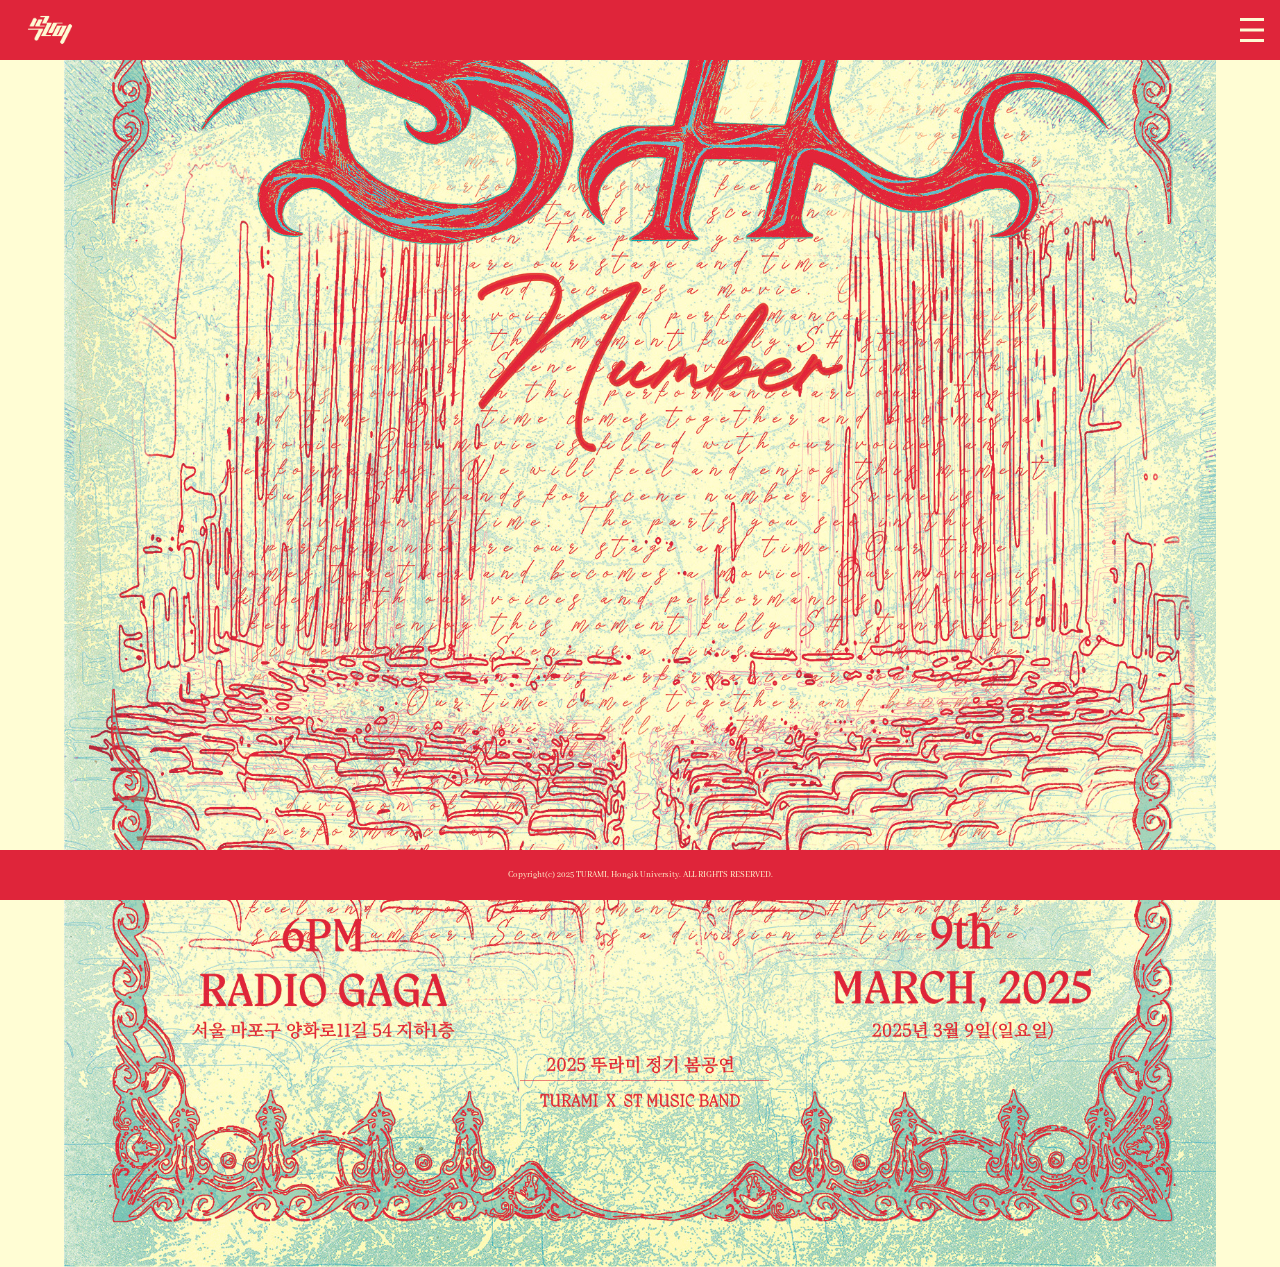
<file: index.html>
<!doctype html>
<html lang="en">
  <head>
    <meta charset="utf-8">
    <meta name="viewport" content="width=device-width, initial-scale=1">

    <link href="https://cdn.jsdelivr.net/npm/bootstrap@5.1.3/dist/css/bootstrap.min.css" rel="stylesheet" integrity="sha384-1BmE4kWBq78iYhFldvKuhfTAU6auU8tT94WrHftjDbrCEXSU1oBoqyl2QvZ6jIW3" crossorigin="anonymous">
    <link href="main.css" rel="stylesheet">
    <title>2025 Spring TURAMI</title>
  </head>

  <body>

    <header>
      <span class="header-title">
        <img src="./images/turami.png" id="turami-logo">
      </span>
      <button class="navbar-toggler" type="button">
        <img src="./images/hamburger.png" id="ham-icon"></img>
      </button>
    </header> 
    <!-- <div id="navbar-placeholder"></div> -->
    <nav class="navbar">
      <div class="nav-container">
        <img onclick="document.getElementsByClassName('navbar')[0].style.display='none';" src="./images/X_menu.png" id="x-icon">
        <a href="./html/about.html" class="nav-item">ABOUT</a>
        <a href="./html/setlist.html" class="nav-item">SETLIST</a>
        <a href="./html/members.html" class="nav-item">MEMBERS</a>
        <a href="./html/ticket.html" class="nav-item">TICKET</a>
        <div class="nav-emoji-container" >
          <a href="https://www.youtube.com/@hongik_TURAMI" class="nav-icon" id="youtube">
            <img src="./images/Youtube.png">
          </a>
          <a href="https://www.instagram.com/turami_hongik/" class="nav-icon" id="instagram">
            <img src="./images/Instagram.png">
          </a>
          <a href="index.html" class="nav-icon" id="backhome">
            <img src="./images/Home.png">
          </a>
        </div>
      </div> 
    </nav> 

    <main>

    </main>

    <script>
      document.getElementsByClassName('navbar-toggler')
      [0].addEventListener('click', function(){ // class="navbar-toggle" 버튼을 클릭하면
          // 여기 코드를 실행해줘
        console.log("Pressed")
        document.getElementsByClassName('navbar')[0].style.display='flex';
      })
      </script>

    <img src="./images/poster.jpg" id="poster">
    <footer>
      <p>Copyright(c) 2025 TURAMI, Hongik University. ALL RIGHTS RESERVED.</p>
    </footer>
    
    <script src="https://cdn.jsdelivr.net/npm/bootstrap@5.1.3/dist/js/bootstrap.bundle.min.js" integrity="sha384-ka7Sk0Gln4gmtz2MlQnikT1wXgYsOg+OMhuP+IlRH9sENBO0LRn5q+8nbTov4+1p" crossorigin="anonymous"></script>
  </body>
</html>
</file>
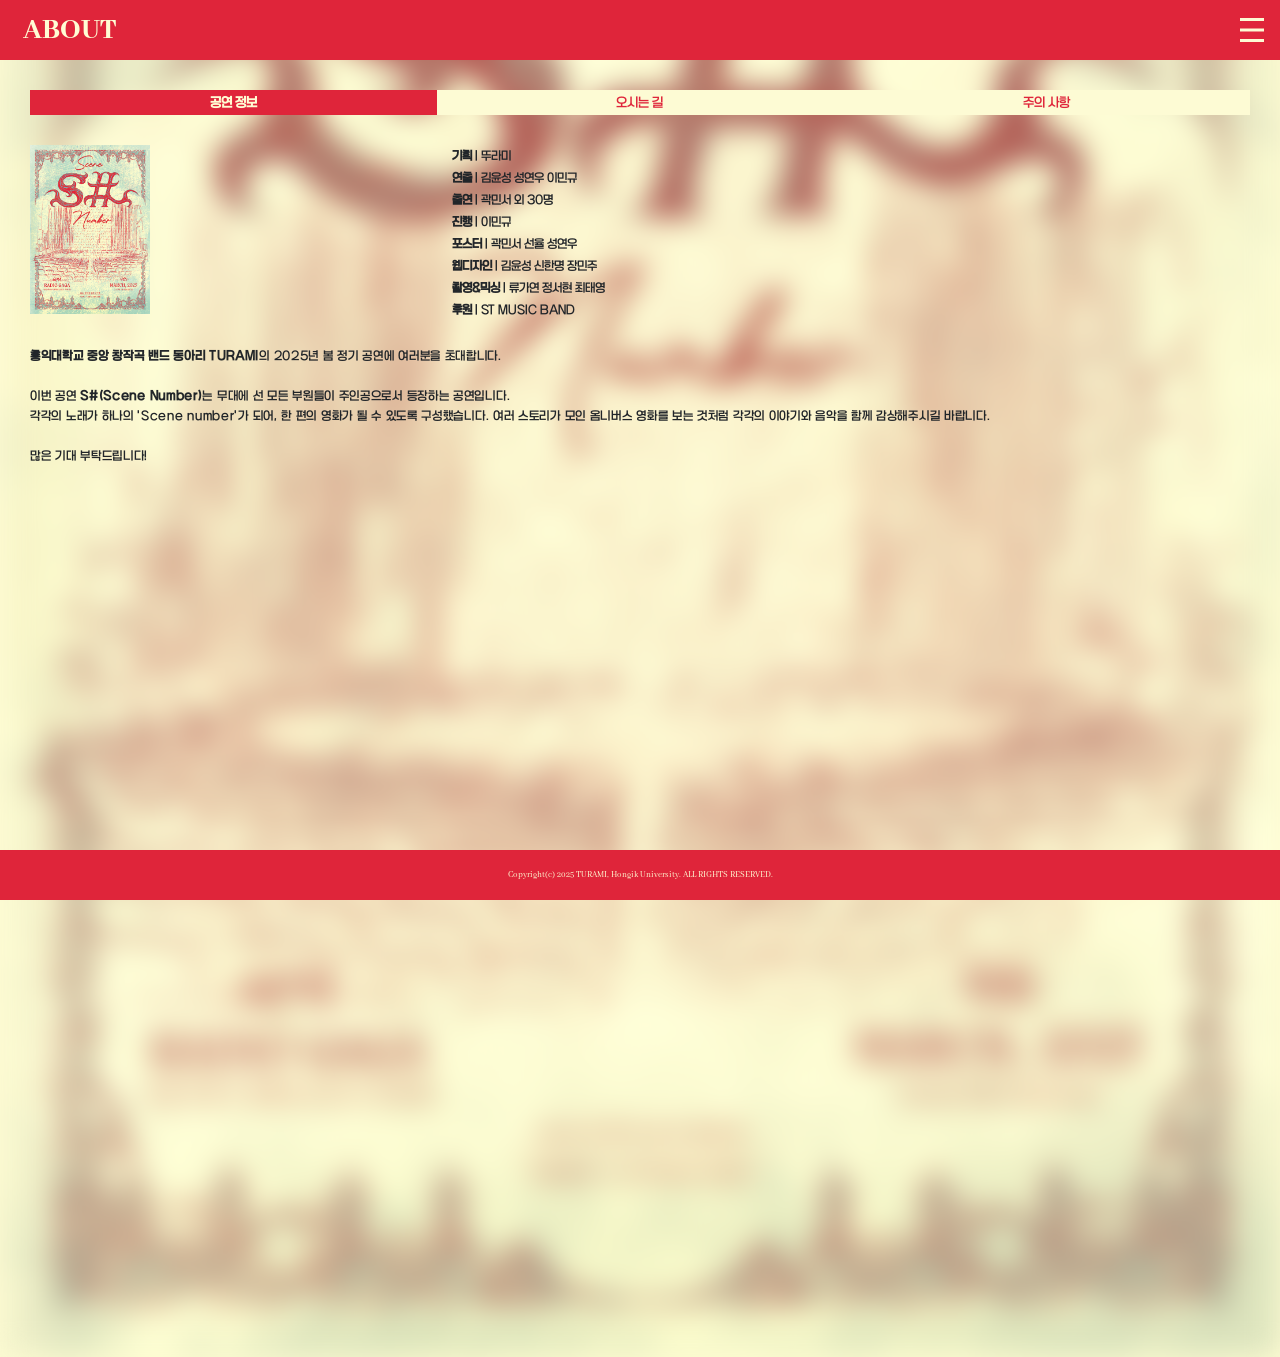
<file: html/about.html>
<!doctype html>
<html lang="en">
  <head>
    <meta charset="utf-8">
    <meta name="viewport" content="width=device-width, initial-scale=1">

    <link href="https://cdn.jsdelivr.net/npm/bootstrap@5.1.3/dist/css/bootstrap.min.css" rel="stylesheet" integrity="sha384-1BmE4kWBq78iYhFldvKuhfTAU6auU8tT94WrHftjDbrCEXSU1oBoqyl2QvZ6jIW3" crossorigin="anonymous">
    <link href="../main.css" rel="stylesheet">
    <link href="../css/about.css" rel="stylesheet">

    <title>2025 Spring TURAMI</title>
  </head>

  <body>

    <header>
      <span class="header-title">
        <span>ABOUT</span>
      </span>
      <button class="navbar-toggler" type="button">
        <img src="../images/hamburger.png" id="ham-icon"></img>
      </button>
    </header> 
    <nav class="navbar">
      <div class="nav-container">
        <img onclick="document.getElementsByClassName('navbar')[0].style.display='none';" src="../images/X_menu.png" id="x-icon">
        <a href="about.html" class="nav-item">ABOUT</a>
        <a href="setlist.html" class="nav-item">SETLIST</a>
        <a href="members.html" class="nav-item">MEMBERS</a>
        <a href="ticket.html" class="nav-item">TICKET</a>
        <div class="nav-emoji-container" >
          <a href="https://www.youtube.com/@hongik_TURAMI" class="nav-icon" id="youtube">
            <img src="../images/Youtube.png">
          </a>
          <a href="https://www.instagram.com/turami_hongik/" class="nav-icon" id="instagram">
            <img src="../images/Instagram.png">
          </a>
          <a href="../index.html" class="nav-icon" id="backhome">
            <img src="../images/Home.png">
          </a>
        </div>
      </div> 
    </nav> 
    
    <main>
      <!-- 📌 탭 메뉴 -->
      <div class="tab-menu">
        <button class="tab-button active" data-tab="info">공연 정보</button>
        <button class="tab-button" data-tab="location">오시는 길</button>
        <button class="tab-button" data-tab="notice">주의 사항</button>
      </div>

      <!-- 📌 탭 내용 -->
      <div class="tab-content">

        <div class="tab-pane active" id="info">
          <div class="content1">
            <img src="../images/poster.jpg" id="tab-poster">
            <div class="info-text1">
              <p><strong>기획</strong> | 뚜라미</p>
              <p><strong>연출</strong> | 김윤성 성연우 이민규</p>
              <p><strong>출연</strong> | 곽민서 외 30명</p>
              <p><strong>진행</strong> | 이민규</p>
              <p><strong>포스터</strong> | 곽민서 선율 성연우</p>
              <p><strong>웹디자인</strong> | 김윤성 신한명 장민주</p>
              <p><strong>촬영&믹싱</strong> | 류가연 정서현 최태영</p>
              <p><strong>후원</strong> | ST MUSIC BAND</p>
            </div>
          </div> 
          <div class="content1-1">
            <strong>홍익대학교 중앙 창작곡 밴드 동아리 TURAMI</strong>의 2025년 봄 정기 공연에 여러분을 초대합니다. <br><br>

            이번 공연 <strong>S#(Scene Number)</strong>는 무대에 선 모든 부원들이 주인공으로서 등장하는 공연입니다.<br>
            각각의 노래가 하나의 ‘Scene number’가 되어, 한 편의 영화가 될 수 있도록 구성했습니다. 여러 스토리가 모인 옴니버스 영화를 보는 것처럼 각각의 이야기와 음악을 함께 감상해주시길 바랍니다.<br><br>

            많은 기대 부탁드립니다!
          </div> 
        </div>

        <div class="tab-pane" id="location">
          <div class="content2">
            <div class="info-text2">
              합정 라디오가가<br>(서울 마포구 양화로11길 54 지하1층)
            </div>
            <img src="../images/map.png" id="radio-map">
            <div class="content2-1">
              일시 | 3월 9일 일요일 오후 6시<br>
              장소 | 합정 라디오가가 라이브홀<br>
            </div> 
          </div>  
        </div>

        <div class="tab-pane" id="notice">
          <div class="content3">
            1. 공연장 질서 유지<br>
            관람객들의 안전과 질서유지를 위하여 인터미션을 제외한 공연 시간중에는 좌석 이동을 자제하여 주시기 바랍니다. 공연장 안내인원의 안내에 적극적으로 참여해주시기 바랍니다.
            <br><br>
            2. 공연장 내 흡연 및 음주 금지<br>
            공연장 내 흡연행위 및 음주행위는 엄격하게 금지되어 있습니다. 흡연은 공연장 외부에서 해주세요.
            <br><br>
            3. 교통 안내<br>
            공연장에 별도의 주차 공간이 마련되어 있지 않습니다. 자차 이용시 공연장 주변의 교통혼잡이 예상되니 가급적 대중교통 이용을 권장드립니다.
            <br><br>
            📌  공연대표자 비상 연락망<br>
            신한영 : 010-4534-3216 *회장<br>
            김리율 : 010-2490-4649 *부회장<br>
            김윤성 : 010-3484-4665 *연출<br>
            성연우 : 010-8855-1968 *연출<br>
            이민규 : 010-5918-5967 *연출<br>
          </div>  
        </div>
      </div>
    </main>


    <img src="../images/poster.jpg" id="blur-poster">
    <footer>
      <p>Copyright(c) 2025 TURAMI, Hongik University. ALL RIGHTS RESERVED.</p>
    </footer>
    

    

    <script>
      // hamburger 버튼 누르기
      document.getElementsByClassName('navbar-toggler')
      [0].addEventListener('click', function(){ 
        console.log("Pressed")
        document.getElementsByClassName('navbar')[0].style.display='flex';
      })

      // 탭 기능 추가
      document.querySelectorAll('.tab-button').forEach(button => {
        button.addEventListener('click', function() {
          document.querySelectorAll('.tab-button').forEach(btn => btn.classList.remove('active'));
          document.querySelectorAll('.tab-pane').forEach(tab => tab.classList.remove('active'));

        this.classList.add('active');
        document.getElementById(this.dataset.tab).classList.add('active');
        });
      });
    </script>

    <script src="https://cdn.jsdelivr.net/npm/bootstrap@5.1.3/dist/js/bootstrap.bundle.min.js" integrity="sha384-ka7Sk0Gln4gmtz2MlQnikT1wXgYsOg+OMhuP+IlRH9sENBO0LRn5q+8nbTov4+1p" crossorigin="anonymous"></script>
  </body>
</html>
</file>
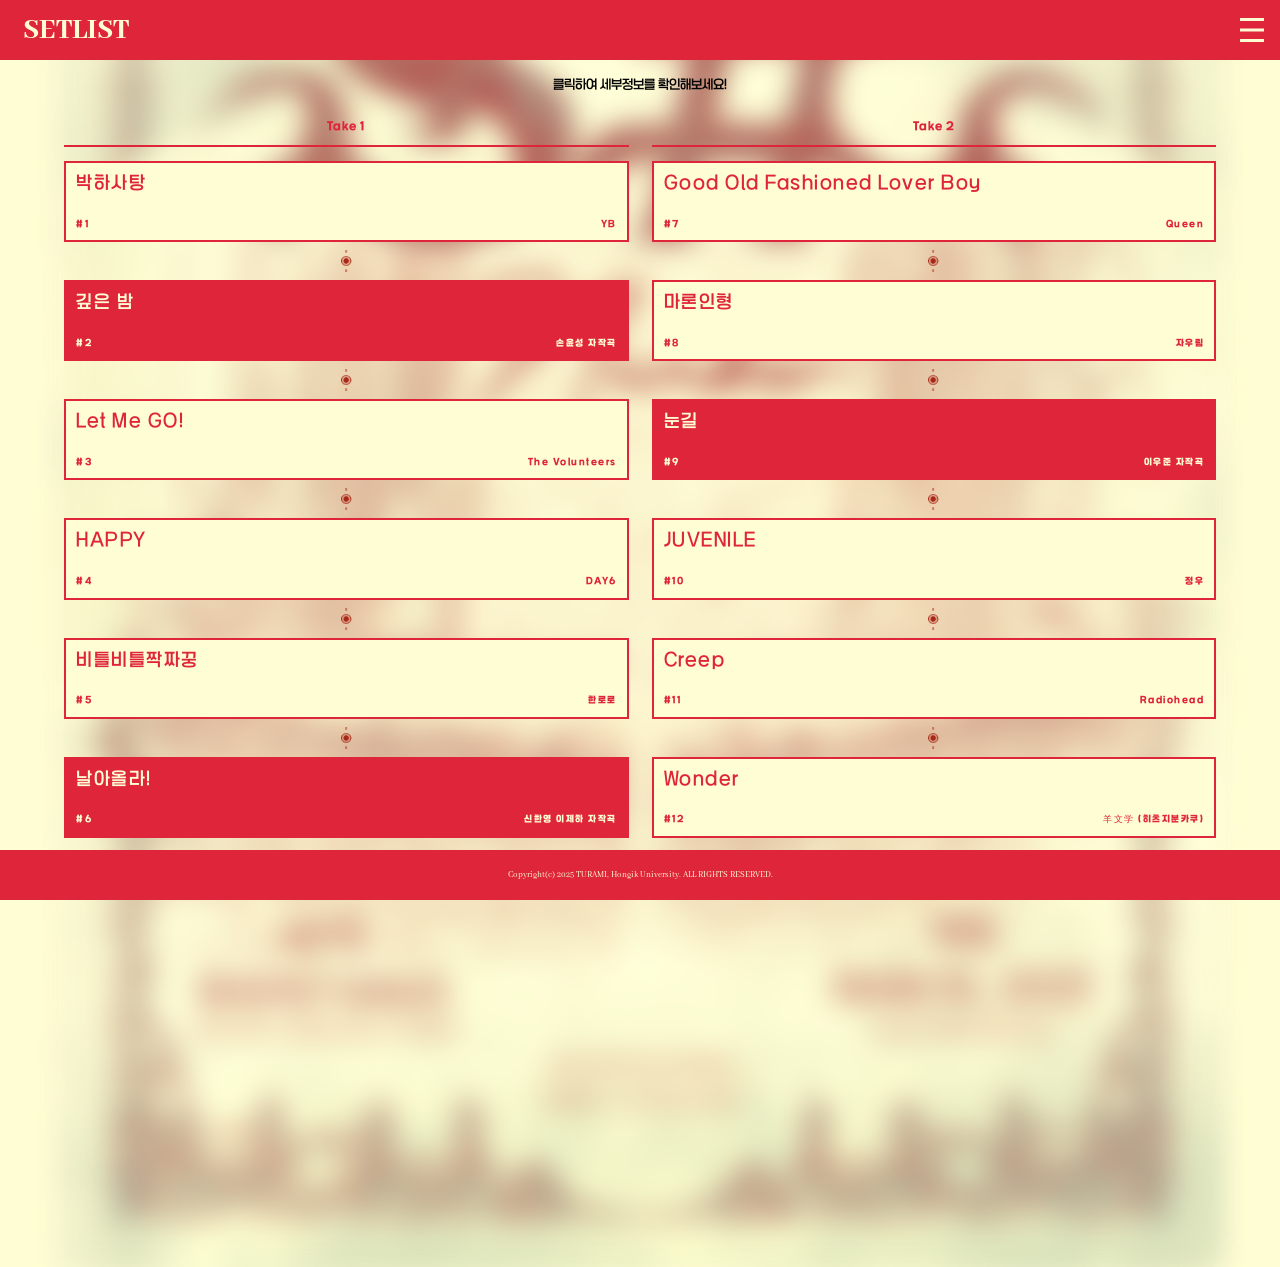
<file: html/setlist.html>
<!doctype html>
<html lang="en">
  <head>
    <meta charset="utf-8">
    <meta name="viewport" content="width=device-width, initial-scale=1">

    <link href="https://cdn.jsdelivr.net/npm/bootstrap@5.1.3/dist/css/bootstrap.min.css" rel="stylesheet" integrity="sha384-1BmE4kWBq78iYhFldvKuhfTAU6auU8tT94WrHftjDbrCEXSU1oBoqyl2QvZ6jIW3" crossorigin="anonymous">
    <link href="../main.css" rel="stylesheet">
    <link href="../css/setlist.css" rel="stylesheet">

    <title>2025 Spring TURAMI</title>
  </head>

  <body>

    <header>
      <span class="header-title">
        <span>SETLIST</span>
      </span>
      <button class="navbar-toggler" type="button">
        <img src="../images/hamburger.png" id="ham-icon"></img>
      </button>
    </header> 
    <nav class="navbar">
      <div class="nav-container">
        <img onclick="document.getElementsByClassName('navbar')[0].style.display='none';" src="../images/X_menu.png" id="x-icon">
        <a href="about.html" class="nav-item">ABOUT</a>
        <a href="setlist.html" class="nav-item">SETLIST</a>
        <a href="members.html" class="nav-item">MEMBERS</a>
        <a href="ticket.html" class="nav-item">TICKET</a>
        <div class="nav-emoji-container" >
          <a href="https://www.youtube.com/@hongik_TURAMI" class="nav-icon" id="youtube">
            <img src="../images/Youtube.png">
          </a>
          <a href="https://www.instagram.com/turami_hongik/" class="nav-icon" id="instagram">
            <img src="../images/Instagram.png">
          </a>
          <a href="../index.html" class="nav-icon" id="backhome">
            <img src="../images/Home.png">
          </a>
        </div>
      </div> 
    </nav> 
    
    <main>
      <p class="setlist-description">
        클릭하여 세부정보를 확인해보세요!
      </p>
    
      <div class="setlist-container">
        <!-- Take 1 -->
        <div class="setlist-column">
          <h2 class="setlist-take">Take 1</h2>
          <div class="setlist-item"
            data-title="박하사탕" 
            data-meta="원곡 | YB<br>
            V 곽민서 김준기 G 정대현 유수민 B 유진 D 최민석"
            data-lyrics="떠나려 하네 저 강물 따라서<br>
            돌아가고파 순수했던 시절<br>
            끝나지 않은 더러운 내 삶의<br>
            보이는 것은 얼룩진 추억 속의 나<br><br>
            고통의 시간만 보낸 뒤에는<br>
            텅 빈 하늘만이 아름다웠네<br>
            그 하늘마저 희미해지고<br>
            내 갈 곳은 다시 못 올 그곳뿐이야<br><br>
            열어줘 제발 다시 한 번만<br>
            두려움에 떨고 있어<br>
            열어줘 제발 다시 한 번만<br><br>
            단 한 번만이라도<br>
            나 돌아갈래 어릴 적 꿈에<br>
            나 돌아갈래 그곳으로<br><br>
            남아있는 건 아무것도 없어<br>
            그 시간들도 다시 오진 않아<br>
            어지러워 눈을 감고 싶어<br>
            내 갈 곳은 다시 못 올 그곳뿐이야<br><br>
            열어줘 제발 다시 한 번만<br>
            두려움에 떨고 있어<br>
            열어줘 제발 다시 한 번만<br><br>
            단 한 번만이라도<br>
            나 돌아갈래 어릴 적 꿈에<br>
            나 돌아갈래 그곳으로<br>
            나 돌아갈래 어릴 적 꿈에<br>
            나 돌아갈래 그곳으로<br>
            나 돌아갈래 어릴 적 꿈에<br>
            나 돌아갈래 그곳으로<br>">
            <h3 class="song-title">박하사탕</h3>
            <div class="song-info">
              <p class="song-number">#1</p>
              <p class="song-artist">YB</p>
            </div>
          </div>          
          <div class="setlist-item jajak"
            data-title="깊은 밤" 
            data-meta="작곡작사 | 손윤성<br>
            V 방민서 G 정대현 B 김리율 D 최민석"
            data-lyrics="깊은 밤<br>
            보름달이 높이 뜨던 날<br>
            할 일 없이 길을 거닐다<br>
            굴러가는 농구공 하나<br>
            그대 발치에 멈춰서<br>
            난 그댈 보고 숨이 멎는다<br>
            그댈 보고 숨이 멎는다<br><br>
        
            깊은 밤<br>
            보름달이 높이 뜨던 날<br>
            할 일 없이 길을 거닐다<br>
            굴러가는 농구공 하나<br>
            그대 발치에 멈춰서<br>
            난 그댈 보고 숨이 멎는다<br>
            그댈 보고 숨이 멎는다">            
            <h3 class="song-title">깊은 밤</h3>
            <div class="song-info">
              <p class="song-number">#2</p>
              <p class="song-artist">손윤성 자작곡</p>
            </div>
          </div>
          <div class="setlist-item"
            data-title="Let Me GO!" 
            data-meta="원곡 | The Volunteers<br>
            V 곽민서 G 이한음 정대현 B 김윤성 D 최민석"
            data-lyrics="Too hot, this summer in the city<br>
            (너무 뜨거운 이 도시의 여름)<br>
            Love the sun but the moon comes so fast<br>
            (태양을 사랑하지만 달은 너무 빨리 찾아오는걸)<br>
            It’s just a sequence in nature, some said<br>
            (누구는 자연의 섭리라고 이야기하지만)<br>
            I’m against it, but I’m facing it<br>
            (난 반대해, 하지만 받아들이긴 하지)<br><br>
        
            I’m in the mood, the whole different level<br>
            (기분에 취해버린 지금, 전혀 다른 차원이야)<br>
            I got no label<br>
            (내게 꼬리표따윈 없어)<br>
            Fxck them boys, cute voices<br>
            (그 놈의 남자들도, 귀여운 목소리도 집어 치워)<br>
            Love them all<br>
            (모두를 사랑해)<br>
            It’s so crazy<br>
            (미친 것 같아)<br>
            Love them all<br>
            (모두를 사랑해)<br>
            It’s so crazy<br>
            (미친 것 같아)<br><br>
        
            Let it go<br>
            (놓아버려)<br>
            Let it go<br>
            (놓아버려)<br>
            Let it go<br>
            (놓아버려)<br>
            Let me go<br>
            (날 놓아줘)<br><br>
        
            Too harsh to survive in the city<br>
            (도시에서 살아남기는 힘든 법이야)<br>
            Love the moon but the sun rises too soon<br>
            (달을 사랑하지만 태양이 너무 빨리 뜨는 걸)<br>
            It’s just a sequence in nature, some said<br>
            (누군가는 자연의 섭리라고 이야기하지만)<br>
            You’re against it, but you’re facing it<br>
            (나는 반대해, 하지만 받아들이긴 하지)<br><br>
        
            We're in the mood, the whole different level<br>
            (기분에 취해버린 지금, 전혀 다른 차원이야)<br>
            We got no label<br>
            (우리에게 꼬리표따윈 없어)<br>
            Fxck them boys, cute voices<br>
            (그 놈의 남자들도, 귀여운 목소리도 집어 치워)<br>
            Love them all<br>
            (모두를 사랑해)<br>
            It’s so crazy<br>
            (미친 것 같아)<br>
            I love you all<br>
            (모두를 사랑해)<br>
            It’s so crazy<br>
            (미친 것 같아)<br><br>
        
            Let it go<br>
            (놓아버려)<br>
            Let it go<br>
            (놓아버려)<br>
            Let it go<br>
            (놓아버려)<br>
            Let me go<br>
            (날 놓아줘)">
            <h3 class="song-title">Let Me GO!</h3>
            <div class="song-info">
              <p class="song-number">#3</p>
              <p class="song-artist">The Volunteers</p>
            </div>
          </div>
          <div class="setlist-item"
            data-title="HAPPY"
            data-meta="원곡 | DAY6<br>
            V 박소연 G 김희서 박지니 B 유진<br>
            D 이예빈 K 이우준 유지민"
            data-lyrics="그런 날이 있을까요?<br>
            마냥 좋은 그런 날이요<br>
            내일 걱정 하나 없이<br>
            웃게 되는 그런 날이요<br><br>
            
            뭔가 하나씩은 걸리는 게 생기죠<br>
            과연 행복할 수 있을까요?<br><br>
            
            그런 날이 있을까요?<br>
            꿈을 찾게 되는 날이요<br>
            너무 기뻐 하늘 보고<br>
            소리를 지르는 날이요<br><br>
            
            뭐, 이대로 계속해서 버티고 있으면, 언젠가<br>
            그런 날이 올까요?<br><br>
            
            May I be happy?<br>
            매일 웃고 싶어요<br>
            걱정 없고 싶어요<br>
            아무나 좀 답을 알려주세요<br><br>
            
            So help me<br>
            주저앉고 있어요, 눈물 날 것 같아요<br>
            그러니까 제발, 제발, 제발요<br>
            Tell me it's okay to be happy<br><br>
            
            알고리즘엔 잘된 사람만<br>
            수도 없이 뜨네요<br>
            뭐, 이대로 계속해서 살아만 있으면, 언젠가<br>
            저런 날이 올까요?<br><br>
            
            May I be happy?<br>
            매일 웃고 싶어요<br>
            걱정 없고 싶어요<br>
            아무나 좀 답을 알려주세요<br><br>
            
            So help me<br>
            주저앉고 있어요, 눈물 날 것 같아요<br>
            그러니까 tell me it's okay to be happy<br><br>
            
            그냥 쉽게 쉽게 살고 싶은데<br>
            내 하루하루는 왜 이리 놀라울 정도로 어려운 건데?<br><br>
            
            May I be happy?<br>
            매일 웃고 싶어요<br>
            걱정 없고 싶어요<br>
            아무나 좀 답을 알려주세요<br><br>
            
            So help me<br>
            주저앉고 있어요, 눈물 날 것 같아요<br>
            그러니까 제발, 제발, 제발요<br>
            Tell me it's okay to be happy">
            <h3 class="song-title">HAPPY</h3>
            <div class="song-info">
              <p class="song-number">#4</p>
              <p class="song-artist">DAY6</p>
            </div>
          </div>
          <div class="setlist-item"
            data-title="비틀비틀짝짜꿍"
            data-meta="원곡 | 한로로<br>
            V 선율 G 이한음 유수민 B 최종윤 D 신한영"
            data-lyrics="빙글빙글 돌아가는 세상 속에서<br>
            우린 좀처럼 중심을 잡을 수 없고<br>
            어지러운 생각들에 잡힌 이유는<br>
            매일 바삐 돌아가는 지구 탓일 거야<br><br>
            
            나는 한강 위 음악처럼 자유롭고<br>
            싶지만 네모난 칸에 갇혀있다는 걸<br>
            지금 어딜 가야 하는지 알면서도<br>
            가끔 모른 척하고 싶은 날들이 있지<br><br>
            
            어른이지만 어른스럽다는 말은 아직 어색해요<br>
            우우우 우우우우<br>
            비틀거리다 깨지는 두려움은<br>
            언젠간 설렘으로 바뀔 거란 걸 난 알아<br><br>
            
            이마 위 상처는 청춘의 징표<br>
            우리는 서로의 좋은 반창고<br>
            상처투성이의 손을 맞잡고<br>
            다시 비틀비틀 짝짜꿍<br>
            비틀비틀 짝짜꿍<br><br>
            
            눈을 떠도 보이지 않는 길이 무섭대도<br>
            시간은 우릴 기다려 주지 않지<br>
            자신 없는 너의 걸음에 힘이 돼주고픈<br>
            내 마음을 넌 이미 알고 있는지<br><br>
            
            사랑스러운 눈가에 맺힌 눈물 부끄러워 마요<br>
            우우우 우우우우<br>
            얼룩진 베개 위로 가득한 한숨<br>
            언젠가 예쁜 꽃을 피울 거란 걸 난 알아<br><br>
            
            이마 위 상처는 청춘의 징표<br>
            우리는 서로의 좋은 반창고<br>
            상처투성이의 손을 맞잡고<br>
            다시 비틀비틀 짝짜꿍<br>
            비틀비틀 짝짜꿍<br><br>
            
            비틀비틀 빙글빙글<br>
            비틀비틀 빙글빙글<br>
            비틀비틀 빙글빙글<br>
            또 다시 비틀비틀 짝짜꿍<br>
            비틀비틀 짝짜꿍<br><br>
            
            웃음을 잊지 않도록<br>
            우리를 잊지 않도록<br>
            우리를 잃지 않도록<br>
            다시 비틀비틀 짝짜꿍<br>
            비틀비틀 짝짜꿍">
            <h3 class="song-title">비틀비틀짝짜꿍</h3>
            <div class="song-info">
              <p class="song-number">#5</p>
              <p class="song-artist">한로로</p>
            </div>
          </div>
          <div class="setlist-item jajak"
            data-title="날아올라!" 
            data-meta="작곡 | 신한영  작사 | 이제하<br>
            편곡 | 김희서 오연우 이우준 최태하<br>
            V 김희서  EG 이우준  AG 오연우  B 신한영  D 최태하<br>
            K 이제하 Chorus 신한영 오연우 이제하"
            data-lyrics="날아올라<br><br>

            오늘도 그저 그런 하루의 끝에 걸터앉아<br>
            해지는 노을을 한참 보고만 있어<br>
            구름 사이로 비친 햇살을 마주할 땐<br>
            부러워 눈을 돌렸지<br><br>
        
            두 눈을 감고 날아오른 나를 그려봐<br>
            푸른 바달 내 눈에 담아볼래<br>
            아냐 더 큰 세상을 바라볼 수 있어<br>
            나를 믿고 저 바다로 같이 떠날래<br><br>
        
            저기 하늘을 가르며 날 수는 없지만<br>
            깊은 바다를 가르면 나만 갈 수 있는 곳이 있지<br>
            저 깊이 숨겨둔 나만의 붉은 빛을<br>
            너에게도 주고 싶어<br>
            날아올라<br><br>
        
            두 눈을 뜨고 푸른 바다를 가득 느껴봐<br>
            머금은 붉은 빛이 느껴지니<br>
            그래 저기 더 깊은 바다를 헤엄치러<br>
            나를 믿고 저 바다로 다시 떠날래<br><br>
        
            가끔은 푸른 하늘이 아른거리지만<br>
            내 앞의 소중한 바다를 져버리고 싶진 않아<br>
            나만의 노을 빛을 가득한 따스함을<br>
            너에게도 전해줄래<br><br>
        
            날아올라<br><br>
        
            보랏빛 바다에서 빛나는 네 모습을<br>
            그려나가 보는 거야<br>
            날아올라">
            <h3 class="song-title">날아올라!</h3>
            <div class="song-info">
              <p class="song-number">#6</p>
              <p class="song-artist">신한영 이제하 자작곡</p>
            </div>
          </div>
        </div>
    
        <!-- Take 2 -->
        <div class="setlist-column">
          <h2 class="setlist-take">Take 2</h2>
          <div class="setlist-item"
            data-title="Good Old Fashioned Lover Boy"
            data-meta="원곡 | Queen<br>
            V 이우준 G 이한음 B 김리율 D 최민석<br>
            K 이수인 Chorus 김준기 이민규 최종윤"
            data-lyrics="I can dim the lights and sing you songs full of sad things<br>
            (난 불을 낮추고 당신을 위해 슬픔으로 가득 찬 노래를 할 수 있어요)<br>
            We can do the tango, just for two<br>
            (둘만을 위한 탱고를 출 수도 있겠죠)<br>
            I can serenade and gently play on your heart strings<br>
            (제 세레나데는 당신의 심장을 부드럽게 연주할 수 있어요)<br>
            Be your Valentino just for you<br>
            (당신만의 발렌티노가 되어 줄게요)<br><br>
            
            Ooh love, ooh lover boy<br>
            (우, 사랑 - 우, 사랑스러운 소년이여)<br>
            What're you doing tonight? Hey boy<br>
            (오늘 밤엔 뭘 할 거니? 이봐)<br>
            Set my alarm, turn on my charm<br>
            (준비가 되면, 내 매력을 퍼뜨릴 거예요)<br>
            That's because I'm a good old fashioned lover boy<br>
            (난 고풍스럽고 사랑스러운 소년이니까요)<br><br>
            
            Ooh, let me feel your heartbeat<br>
            (우, 당신의 심장이 뛰는 걸 느끼게 해 줘요)<br>
            Grow faster, faster<br>
            (점점 빨라지고, 빨라지는)<br>
            Ooh, can you feel my love heat? (Ohh)<br>
            (우, 내 사랑의 열기를 느낄 수 있나요?) (오)<br>
            Come on and sit on my hot seat of love<br>
            (여기 내 사랑의 열기로 달궈진 자리에 앉아서)<br>
            And tell me how do you feel right after all<br>
            (당장 당신이 느낀 것을 말해 줘요)<br>
            I'd like for you and I to go romancing<br>
            (난 당신에게 로맨틱해지고 싶어요)<br>
            Say the word, your wish is my command<br>
            (말만 하세요, 당신의 바람은 저에게 명령이 되니)<br><br>
            
            Ooh love, ooh lover boy<br>
            (우, 사랑 - 우, 사랑스러운 소년이여)<br>
            What're you doing tonight? Hey boy<br>
            (오늘 밤엔 뭘 할 거니? 이봐)<br>
            Write my letter, feel much better<br>
            (편지를 쓰고, 기분이 좋아져 봐요)<br>
            I'll use my fancy patter on the telephone<br>
            (전화로 내 화려한 말솜씨를 뽐낼 거예요)<br><br>
            
            When I'm not with you<br>
            (당신과 있지 않을 때도)<br>
            Think of you always<br>
            (항상 당신만을 생각해요)<br>
            I miss you<br>
            (당신이 그리워요)<br>
            I miss those long hot summer nights<br>
            (그 길고 뜨거웠던 여름밤들이 그리워요)<br>
            When I'm not with you<br>
            (내가 당신과 있지 않더라도)<br>
            Think of me always<br>
            (항상 나를 생각해 줘요)<br>
            I love you - Love you<br>
            (당신을 사랑해요 - 사랑해요)<br><br>
            
            Hey boy where do you get it from<br>
            (이봐 소년, 이건 어디서 났어?)<br>
            Hey boy where did you go?<br>
            (이봐 소년, 어디에 다녀온 거야?)<br>
            I learned my passion<br>
            (내가 배운 열정이죠)<br>
            In the good old-fashioned<br>
            (고풍스럽고 사랑스러운)<br>
            School of lover boys<br>
            (소년들의 학교에서)<br><br>
            
            Dining at the Ritz we'll meet at nine<br>
            (우리는 9시에 만나 리츠에서 저녁을 먹을 거예요)<br>
            One, two, three, four, five, six, seven, eight, nine o'clock precisely<br>
            (하나, 둘, 셋, 넷, 다섯, 여섯, 일곱, 여덟, 아홉 시 정각)<br>
            I will pay the bill, you taste the wine<br>
            (내가 계산할 테니, 당신은 와인을 맛보세요)<br>
            Driving back in style<br>
            (유행엔 좀 뒤떨어져도)<br>
            In my saloon will do quite nicely<br>
            (내 살롱에선 꽤 멋질 거예요)<br><br>
            
            Just take me back to yours<br>
            (그냥 날 당신의 집으로 데려다줘요)<br>
            That will be fine<br>
            (그러면 될 거예요)<br>
            Come on and get it<br>
            (어서, 해 봐요)<br><br>
            
            Ooh love There he goes again<br>
            (우, 사랑 그가 또 가네)<br>
            Ooh lover boy Who's my good<br>
            (우, 사랑스러운 소년이여 누구지, 나의)<br>
            Old-fashioned lover boy? Ooh ooh<br>
            (고풍스러운 사랑꾼이? 우-우)<br>
            What're you doing tonight? Hey boy<br>
            (오늘 밤엔 뭘 할 거니? 이봐)<br>
            Everything's all right, just hold on tight<br>
            (모든 게 순조로우니, 그냥 꽉 잡아요)<br>
            That's because I'm a good old<br>
            (난 고풍스럽고)<br>
            Fashioned Fashioned lover boy<br>
            (고풍스럽고 사랑스러운 소년이니까요)"
            data-class="goodOld">
            <h3 class="song-title goodOld">Good Old Fashioned
              Lover Boy</h3>
            <div class="song-info">
              <p class="song-number">#7</p>
              <p class="song-artist">Queen</p>
            </div>
          </div> 
          <div class="setlist-item"
            data-title="마론인형"
            data-meta="원곡 | 자우림<br>
            V 방민서 G 김인영 성연우 B 손윤성 D 최태하<br>
            K 장민주 이제하 Chorus 성연우"
            data-lyrics="살금살금 다가와<br>
            내 하루를 뒤쫓는<br>
            너의 시선은 나를 미치게 해<br>
            돌아보면 어느새<br>
            내 뒤에 서 있는<br>
            너의 얼굴은 나를 미치게 해<br><br>
        
            넌 이걸 알아야 해<br>
            난 네 인형이 아냐<br>
            지겨워 이젠 네 질투가<br>
            떠나줘 이젠 내 곁에서<br>
            화가 나 너의 그 얼굴에<br>
            나를 바라보는 그 눈에<br><br>
        
            네 광기 어린 눈<br>
            넌 미친 사람 같아<br>
            난 너의 인형이 아니야<br><br>
        
            드레스를 입히고<br>
            왕관을 씌우고<br>
            유리신을 신기고<br>
            날 공주라고 부르지 마<br><br>
        
            지겨워 이제는 네 질투가<br>
            꺼내줘 이제는 상자에서<br>
            숨 막혀 너의 그 시선에<br>
            나를 괴롭히는 집착에<br><br>
        
            내 머릴 만지지 마<br>
            내 이름 부르지 마<br>
            난 너의 인형이 아니야<br><br>
        
            넌 사랑이라 부르지<br>
            너 혼자만의 놀이를<br>
            살금살금 다가와<br>
            내 하루를 뒤쫓는<br>
            너의 시선은 나를 미치게 해<br>
            돌아보면 언제나<br>
            내 뒤에 서 있는<br>
            너의 모습은 나를 미치게 해<br><br>
        
            넌 이걸 알아야 해<br>
            난 네 인형이 아냐<br>
            지겨워 이제는 네 웃음이<br>
            떠나줘 이제는 내 곁에서<br>
            화가 나 너의 그 얼굴에<br>
            나를 바라보는 그 눈에<br><br>
        
            내 머릴 만지지 마<br>
            내 이름 부르지 마<br>
            난 너의 인형이 아니야<br>
            네 광기 어린 눈<br>
            넌 미친 사람 같아<br>
            난 너의 인형이 아니야">
            <h3 class="song-title">마론인형</h3>
            <div class="song-info">
              <p class="song-number">#8</p>
              <p class="song-artist">자우림</p>
            </div>
          </div>
          <div class="setlist-item jajak"
            data-title="눈길"
            data-meta="작곡작사 | 이우준<br>
            V 문민기 G 이우준 방민서 B 김윤성<br>
            D 신한영 K 이민규 Chorus 방민서 이민규"
            data-lyrics="아직도 난 너에게<br>
            하고픈 말이 참 많지만<br>
            한편 부담이 될까 두려워<br>
            맘속에 꽁꽁 얼려두었어<br><br>
        
            입김에 닿아 녹아버릴까<br>
            조심스러워진 마음에<br>
            네 옆에서 한마디도 못하던<br>
            나를 이해해주겠니<br><br>
        
            그 해의 겨울엔<br>
            하얀 눈이 내려왔죠<br>
            한 편의 영화 같던 그 장면에<br>
            입을 닫을 수 없었죠<br><br>
        
            짧은 인사를 건넨 후에<br>
            뒤돌아가는 걸음 따라<br>
            눈 위에 찍힌 발자국 보고선<br>
            서둘러 입을 다물었죠<br><br>
        
            그 해의 겨울엔<br>
            또 하얀 눈이 내려왔죠<br>
            한 편의 영화 같던 그 장면에<br>
            나 눈을 뗄 수 없었죠<br><br>
        
            매일 밤 이불 속<br>
            말못한 진심만 더 늘고<br>
            눈에 담은 장면들 돌려 보며<br>
            후회만 펑펑 쌓였죠<br>
            눈길에 펑펑 쌓였죠">
            <h3 class="song-title">눈길</h3>
            <div class="song-info">
              <p class="song-number">#9</p>
              <p class="song-artist">이우준 자작곡</p>
            </div>
          </div>
          <div class="setlist-item"
            data-title="JUVENILE"
            data-meta="원곡 | 정우<br>
            V 박지니 G 성연우 B 박찬우 D 조은비<br>
            K 최태하 이수인 Chorus 성연우"
            data-lyrics="화를 내고 소리치고 등 돌렸다 마주 보고<br>
            시샘하다 사랑하고 동경했다 증오하고<br>
            내딛다가 스러지고 고개 젓다 끄덕이고<br>
            흩어졌다 조립되고 망가지다 고쳐지고<br><br>
        
            영원할 거라 생각한 적 없어<br>
            말 안 해도 알아 그 정도는 나도 알아<br>
            아 생각대로 되는 일이 없어<br>
            말 안 해도 알아 그 정도는 진짜 알아<br><br>
        
            말했다가 후회하고 말 못 해서 반성하고<br>
            지각하면 미안한데 나만 오면 억울하고<br>
            공손하고 다정했다 싸가지가 탈주하고<br>
            사무치게 외롭다가 괜찮아서 혼자 있고<br><br>
        
            영원할 거라 생각한 적 없어<br>
            말 안 해도 알아 그 정도는 나도 알아<br>
            아 생각대로 되는 일이 없어<br>
            말 안 해도 알아 그 정도는 진짜 알아<br><br>
        
            세상 모든 일이 공평하게 흘러갈 순 없어요 맞아요<br>
            같이 죽자던 엄마는 나랑 제일 친한 친구가 됐고요<br>
            작년에 보내준 우리 집 강아지 한 번만 더 보고 싶고요<br>
            늙기 싫고요 아프기도 싫어요 노력 없이 좋은 추억 만들고 싶어요<br><br>
        
            죽으려다 망설이고 살아남긴 고단하고<br>
            겁이 나서 울다가도 어떻게든 될 것 같고<br>
            이대로는 안 되겠어 달라지고 싶다가도<br>
            아무래도 한평생을 이따위로 살 것 같고<br>">
            <h3 class="song-title">JUVENILE</h3>
            <div class="song-info">
              <p class="song-number">#10</p>
              <p class="song-artist">정우</p>
            </div>
          </div>
          <div class="setlist-item"
            data-title="Creep"
            data-meta="원곡 | Radiohead<br>
            V 선율 G 정대현 김준기 B 유진 D 이예빈 K 유지민"
            data-lyrics="When you were here before<br>
            (네가 여기 있었을 때)<br>
            Couldn't look you in the eye<br>
            (널 바라볼 수도 없었어)<br>
            You're just like an angel<br>
            (넌 그저 천사 같아)<br>
            Your skin makes me cry<br>
            (네 피부는 날 눈물짓게 해)<br><br>
            
            You float like a feather<br>
            (넌 깃털처럼)<br>
            In a beautiful world<br>
            (아름다운 세상을 떠다녀)<br>
            I wish I was special<br>
            (내가 특별했으면 좋겠어)<br>
            You're so fuckin' special<br>
            (넌 그냥 정말 특별해)<br><br>
            
            But I'm a creep, I'm a weirdo<br>
            (근데 난 찌질이야, 이상한 놈이라고)<br>
            What the hell am I doing here?<br>
            (젠장, 대체 내가 여기서 뭘 하고 있는 거지?)<br>
            I don't belong here<br>
            (난 여기에 어울리지 않잖아)<br><br>
            
            I don't care if it hurts<br>
            (아프더라도 상관없어)<br>
            I want to have control<br>
            (내게 주도권이 있으면 좋겠어)<br>
            I want a perfect body<br>
            (완벽한 몸을 가지고 싶어)<br>
            I want a perfect soul<br>
            (완벽한 영혼을 가지고 싶어)<br><br>
            
            I want you to notice<br>
            (네가 알아채줬으면 좋겠어)<br>
            When I'm not around<br>
            (내가 곁에 없을 때 말이야)<br>
            You're so fuckin' special<br>
            (넌 그냥 정말 특별하고)<br>
            I wish I was special<br>
            (나도 특별했으면 좋겠어)<br><br>
            
            But I'm a creep, I'm a weirdo<br>
            (근데 난 찌질이야, 이상한 놈이라고)<br>
            What the hell am I doing here?<br>
            (젠장, 대체 내가 여기서 뭘 하고 있는 거지?)<br>
            I don't belong here<br>
            (난 여기에 어울리지 않잖아)<br>
            Oh, oh<br>
            (오, 오)<br><br>
            
            She's running out again<br>
            (그녀가 또 떠나가고 있어)<br>
            She's running out<br>
            (그녀가 떠나가)<br>
            She run, run, run, run<br>
            (그녀가 떠나가, 떠나가, 떠나가, 떠나가고 있어)<br>
            Run<br>
            (떠나가)<br><br>
            
            Whatever makes you happy<br>
            (널 기쁘게 하는 게 뭐든)<br>
            Whatever you want<br>
            (네가 원하는 게 뭐든)<br>
            You're so fuckin' special<br>
            (넌 그냥 정말 특별해)<br>
            I wish I was special<br>
            (나도 특별했으면 좋겠어)<br><br>
            
            But I'm a creep, I'm a weirdo<br>
            (근데 난 찌질이야, 이상한 놈이라고)<br>
            What the hell am I doing here?<br>
            (도대체 내가 여기서 뭘 하고 있는 거지?)<br>
            I don't belong here<br>
            (난 여기에 어울리지 않잖아)<br>
            I don't belong here<br>
            (난 여기에 어울리지 않잖아)">
            <h3 class="song-title">Creep</h3>
            <div class="song-info">
              <p class="song-number">#11</p>
              <p class="song-artist">Radiohead</p>
            </div>
          </div>
          <div class="setlist-item"
            data-title="Wonder"
            data-meta="원곡 | 羊文学 (히츠지분카쿠)<br>
            V 성연우 G 성연우 B 유진 D 조은비<br>
            K 이민규 Chorus 이민규"
            data-lyrics="屋根の上 あなたがいる場所に<br>
            (지붕 위 당신이 있는 장소에)<br>
            一番近いから登って星を数えた<br>
            (가장 가까이 올라 별을 세었어)<br><br>
        
            暗い教室から抜け出したいように<br>
            (어두운 교실로부터 벗어나고 싶은 것처럼)<br>
            いつでも冒険がしたい<br>
            (언제라도 모험이 하고 싶어)<br><br>
        
            耳元で囁く声、声<br>
            (귓가에 속삭이는 목소리, 그 목소리)<br>
            君が先に追いかけて飛んだ<br>
            (네가 먼저 뒤쫓아 날아갔어)<br><br>
        
            平行線、僕らの毎日に光線<br>
            (평행선, 우리의 매일을 지나는 광선)<br>
            時々恋をして、行こうぜ<br>
            (종종 사랑을 하며, 가보자)<br><br>
        
            でも結局ここに戻ってくる<br>
            (하지만 결국 여기로 돌아와)<br>
            環状に巡るはずが<br>
            (고리를 돌게 되겠지만)<br>
            感情が溢れて泣く<br>
            (감정이 넘쳐흘러 울게 돼)<br><br>
        
            関係ない、どうでもいい<br>
            (상관 없어, 어찌 돼도 좋아)<br>
            深呼吸をした<br>
            (심호흡을 하고)<br><br>
        
            君は空の上 世界が生まれた場所に<br>
            (너는 하늘 위 세계가 태어난 장소에서)<br>
            一番近いのと笑って、手を伸ばした<br>
            (가장 가까운 것이라며 웃고, 손을 뻗었어)<br><br>
        
            グッドバイ、しばらく<br>
            (굿바이, 한동안은)<br>
            きっと僕も流れるあの星に乗って<br>
            (분명 나도 흐르는 저 별에 타서)<br>
            君を追いかける時が来るから<br>
            (너를 뒤쫓을 때가 올 테니까)<br><br>
        
            グッドナイト、それまで<br>
            (굿나잇, 그때까지)<br>
            僕の方も退屈なりに何とかやるよ<br>
            (나도 지루한 나름 어떻게든 할 테니까)<br>
            君の長い旅、無事を祈るよ<br>
            (너의 긴 여행, 무운을 빌게)<br><br>
        
            君は屋根の上 僕らが望んだ場所に<br>
            (너는 지붕 위가 우리들이 바라던 장소에)<br>
            一番近いから登って星を数えた<br>
            (가장 가까우니 그 곳에 올라 별을 세었어)<br><br>
        
            長い夜、オーロラ、見たことない空<br>
            (긴 밤, 오로라, 본 적 없는 하늘)<br>
            世界は冒険に溢れ<br>
            (세계는 모험으로 흘러넘쳐)<br><br>
        
            耳元で止まない声、声<br>
            (귓가에서 멈추지 않는 목소리, 그 목소리)<br>
            君は先に捕まえて飛んだ<br>
            (너는 먼저 그렇게 날아갔어)">
            <h3 class="song-title">Wonder</h3>
            <div class="song-info">
              <p class="song-number">#12</p>
              <p class="song-artist">羊文学 (히츠지분카쿠)</p>
            </div>
          </div>
        </div>
      </div>  <!-- ✅ setlist-container-->
    </main>

    <!-- 🟢 팝업 배경 (어두운 효과) -->
    <div id="popup-overlay"></div>

    <!-- 🟢 팝업 창 -->
    <div id="popup">
      <img id="popup-close" src="../images/X_setlist.png" alt="닫기">
  
      <div id="popup-container">
        <!-- 🟡 곡 제목 -->
        <div id="popup-title"></div>

        <!-- 🟡 작사/작곡 정보 -->
        <div id="popup-meta"></div>

        <!-- 🟡 구분선 -->
        <div id="popup-divider"></div>

        <!-- 🟡 가사 (스크롤 가능) -->
        <div id="popup-lyrics"></div>
      </div>
    </div>

    <!-- ✅ 기존의 이미지 배경 및 푸터 유지 -->
    <img src="../images/poster.jpg" id="blur-poster">
    <footer>
      <p>Copyright(c) 2025 TURAMI, Hongik University. ALL RIGHTS RESERVED.</p>
    </footer>

    <img src="../images/poster.jpg" id="blur-poster">
    <footer>
      <p>Copyright(c) 2025 TURAMI, Hongik University. ALL RIGHTS RESERVED.</p>
    </footer>
    
    <script>
      // hamburger 버튼 누르기
      document.getElementsByClassName('navbar-toggler')
      [0].addEventListener('click', function(){ 
        console.log("Pressed")
        document.getElementsByClassName('navbar')[0].style.display='flex';
      })
    </script>

    <script src="https://cdn.jsdelivr.net/npm/bootstrap@5.1.3/dist/js/bootstrap.bundle.min.js" integrity="sha384-ka7Sk0Gln4gmtz2MlQnikT1wXgYsOg+OMhuP+IlRH9sENBO0LRn5q+8nbTov4+1p" crossorigin="anonymous"></script>
    <script src="../js/setlist.js"></script>
  </body>
</html>
</file>
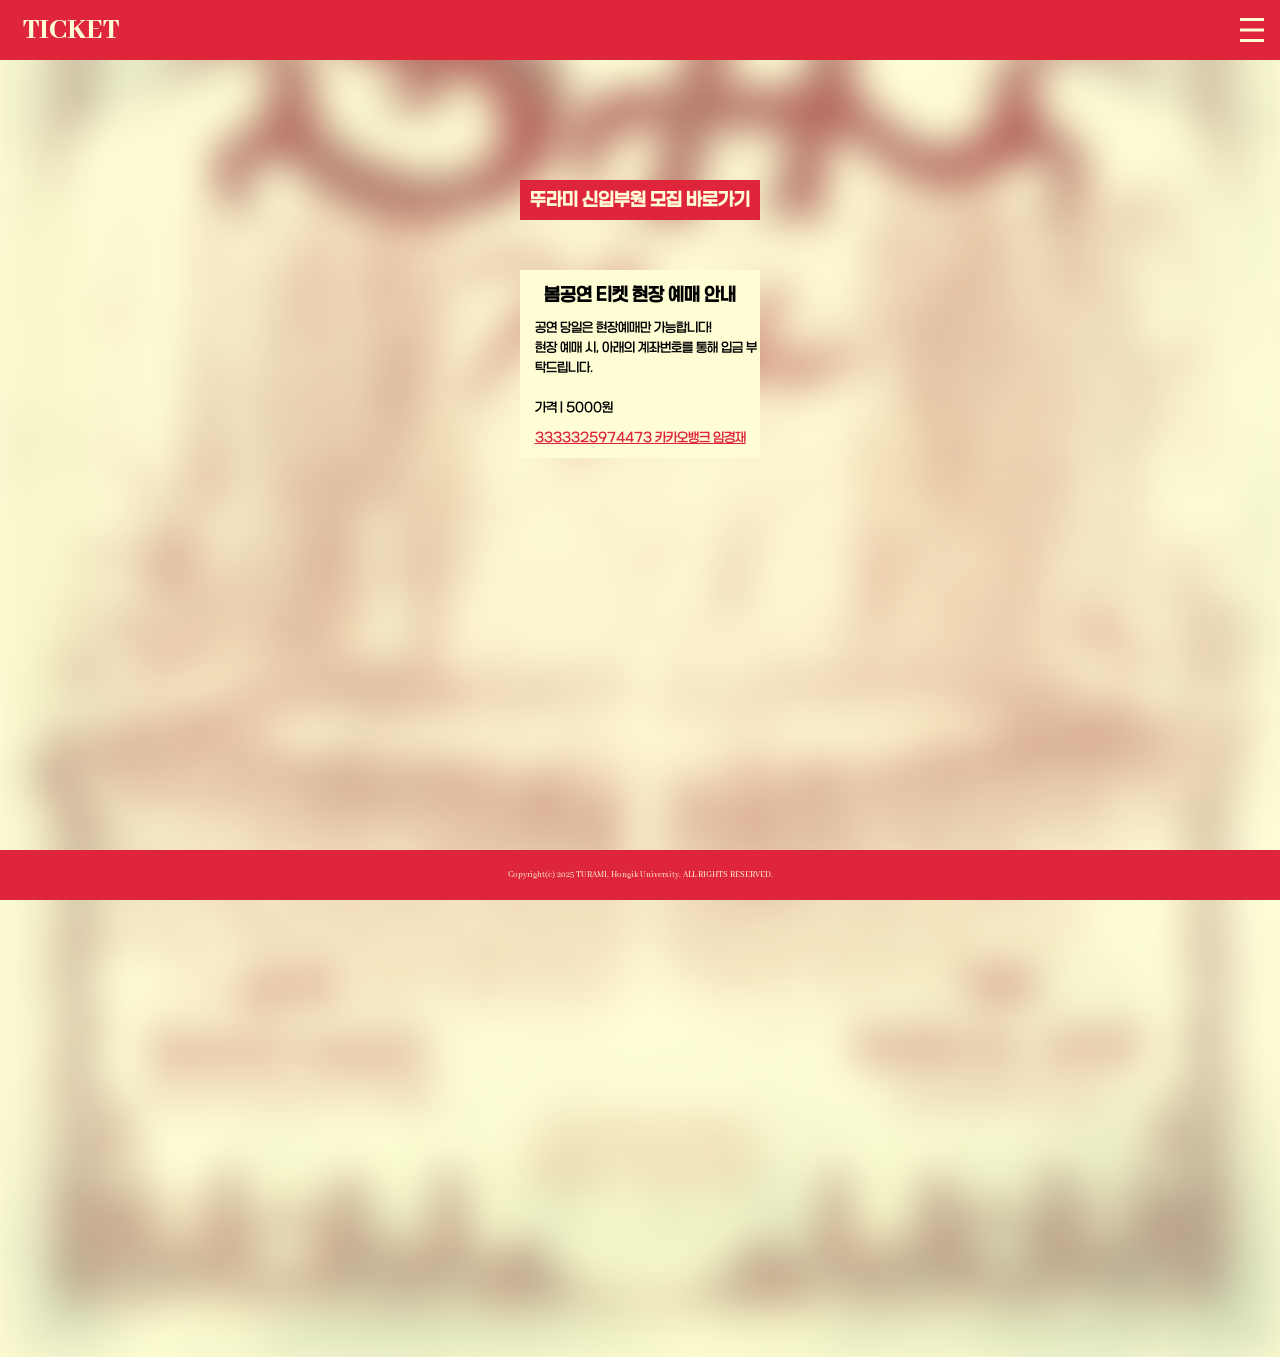
<file: html/ticket.html>
<!doctype html>
<html lang="en">
  <head>
    <meta charset="utf-8">
    <meta name="viewport" content="width=device-width, initial-scale=1">

    <link href="https://cdn.jsdelivr.net/npm/bootstrap@5.1.3/dist/css/bootstrap.min.css" rel="stylesheet" integrity="sha384-1BmE4kWBq78iYhFldvKuhfTAU6auU8tT94WrHftjDbrCEXSU1oBoqyl2QvZ6jIW3" crossorigin="anonymous">
    <link href="../main.css" rel="stylesheet">
    <link href="../css/ticket.css" rel="stylesheet">

    <title>2025 Spring TURAMI</title>
  </head>

  <body>

    <header>
      <span class="header-title">
        <span>TICKET</span>
      </span>
      <button class="navbar-toggler" type="button">
        <img src="../images/hamburger.png" id="ham-icon"></img>
      </button>
    </header> 
    <nav class="navbar">
      <div class="nav-container">
        <img onclick="document.getElementsByClassName('navbar')[0].style.display='none';" src="../images/X_menu.png" id="x-icon">
        <a href="about.html" class="nav-item">ABOUT</a>
        <a href="setlist.html" class="nav-item">SETLIST</a>
        <a href="members.html" class="nav-item">MEMBERS</a>
        <a href="ticket.html" class="nav-item">TICKET</a>
        <div class="nav-emoji-container" >
          <a href="https://www.youtube.com/@hongik_TURAMI" class="nav-icon" id="youtube">
            <img src="../images/Youtube.png">
          </a>
          <a href="https://www.instagram.com/turami_hongik/" class="nav-icon" id="instagram">
            <img src="../images/Instagram.png">
          </a>
          <a href="../index.html" class="nav-icon" id="backhome">
            <img src="../images/Home.png">
          </a>
        </div>
      </div> 
    </nav> 
    
    <main>
      <div class="tu-recruit" id="recruit">
        <a href="https://docs.google.com/forms/u/0/d/1ssNFlpFmZY7cuojGxEINSqcM1B5trsHYqMesbJOSg8E/viewform?fbclid=PAZXh0bgNhZW0CMTEAAaZyWPEACpf32VbWH9ID5NzlywHe-l0TPo5iIV1IlHyO9RVICX9BK2p7PsA_aem_ZXpTaT4qwLWbaQaHhrnb5g&edit_requested=true&pli=1">
          뚜라미 신입부원 모집 바로가기
        </a>
      </div>
      <div class="tu-ticket" id="kakao">
        <p>봄공연 티켓 현장 예매 안내</p>
        <div class="ticket-info">
          공연 당일은 현장예매만 가능합니다!<br>
          현장 예매 시, 아래의 계좌번호를 통해 입금 부탁드립니다.<br><br>

          가격 | 5000원
        </div>
        <p id="ticket-account" onclick="copyOnClick(event)" style="cursor: pointer; color: #df253a; text-decoration: underline;">
          3333325974473 카카오뱅크 임경재
        </p> 
      </div>
      <!-- <div class="ticket-link" id="reservation">
        <a href="https://www.youtube.com/@hongik_TURAMI">봄공연 예매폼 이동하기</a>
      </div> -->
    </main>

    <img src="../images/poster.jpg" id="blur-poster">
    <footer>
      <p>Copyright(c) 2025 TURAMI, Hongik University. ALL RIGHTS RESERVED.</p>
    </footer>

    <script>
      document.getElementsByClassName('navbar-toggler')
      [0].addEventListener('click', function(){ // class="navbar-toggle" 버튼을 클릭하면
          // 여기 코드를 실행해줘
        console.log("Pressed")
        document.getElementsByClassName('navbar')[0].style.display='flex';
      })

      function copyOnClick(event) {
            const text = event.target.innerText;
            navigator.clipboard.writeText(text).then(() => {
                alert("복사: " + text);
            }).catch(err => {
                console.error("복사 실패:", err);
            });
        }
      </script>

    <script src="https://cdn.jsdelivr.net/npm/bootstrap@5.1.3/dist/js/bootstrap.bundle.min.js" integrity="sha384-ka7Sk0Gln4gmtz2MlQnikT1wXgYsOg+OMhuP+IlRH9sENBO0LRn5q+8nbTov4+1p" crossorigin="anonymous"></script>
  </body>
</html>
</file>
<file: main.css>
@import url("https://fonts.googleapis.com/css2?family=Abhaya+Libre:wght@400;500;600;700;800&display=swap");

@font-face {
  font-family: "Hakgyo R";
  src: url(../TU-2025-Spring/fonts/Hakgyoansim\ Allimjang\ OTF\ R.otf)
    format("opentype");
}

body {
  /* abhaya-libre-extrabold */
  font-family: "Abhaya Libre", serif;
  /* font-weight: 800;
    font-style: normal; */
  background: #fffdd4;
}
#poster {
  position: absolute;
  top: 50%;
  left: 50%;
  width: 90vw;
  /* max-height: calc(100vh - 110px); */
  transform: translate(-50%, -50%) translateY(5px);
  z-index: -1;
}
#blur-poster {
  position: absolute;
  top: 50%;
  left: 50%;
  width: 90vw;
  /* max-height: calc(100vh - 110px); */
  transform: translate(-50%, -50%) translateY(5px);
  filter: blur(7.5px);
  z-index: -1;
}

/* header */
header {
  position: fixed;
  top: 0px;
  width: 100%;
  height: 60px;
  display: flex;
  align-items: center; /* 수직(상하) 중앙 정렬 */
  padding: 0px;
  background-color: #df253a;
  justify-content: space-between;
}
.header-title {
  display: flex;
  align-items: center; /* 내부 요소들(이미지, 텍스트) 수직 중앙 정렬 */
  margin-left: 23px; /* 왼쪽에서 30px 간격 */

  font-size: 30px;
  font-style: normal;
  font-weight: 800;
  line-height: normal;
  color: #fffdd4;
}
.header-title img {
  height: 54px; /* 로고 크기 조절 */
}
.navbar-toggler {
  padding: 0px;
  margin-right: 16px; /* 오른쪽 버튼 간격 */
}
#ham-icon {
  height: 24px;
}

/* navbar */
.navbar {
  z-index: 9999;
  position: fixed;
  top: 0;
  left: 0;
  width: 100vw;
  height: 100vh;
  padding: 0;
  background: rgba(0, 0, 0, 0.5);
  flex-direction: row-reverse;
  display: none;
}
#x-icon {
  position: relative;
  top: 14px;
  left: 169px;
  height: 32px;
}

.nav-container {
  width: 250px;
  padding: 0px 0px 0px 33px; /* 윗쪽, 오른쪽, 아래쪽, 왼쪽 */
  height: 100vh;
  background-color: #df253a;
  display: grid;
  grid-template-rows: 52px 35px 35px 35px 35px auto;
  row-gap: 8px;
}
.nav-item {
  color: #fffdd4;
  font-size: 30px;
  font-style: normal;
  font-weight: 800;
  line-height: normal;
  text-decoration: none; /* 밑줄 X */
}
.nav-emoji-container {
  padding: 0%;
  margin: 0%;
  width: 217px;
  height: 30px;
  position: fixed;
  bottom: 24px;

  display: flex;
}
.nav-icon {
  margin: 0px;
  padding: 0px;
  width: 30px;
  height: 30px;

  display: flex;
  justify-content: center; /* 가로 중앙 정렬 */
  align-items: center; /* 세로 중앙 정렬 */
}
#instagram {
  position: relative;
  left: 12px;
}
#backhome {
  position: relative;
  left: 92px;
}

main {
  position: absolute;
  top: 60px;
  bottom: 50px;
  width: 100vw;
  height: calc(100vh - 110px); /* 전체 높이에서 header(60px) + footer(50px) 제외 */
  /*overflow: auto;   main 내부만 스크롤 가능 */
}

footer {
  display: flex;
  margin: 0px;
  width: 100%;
  height: 50px;
  position: fixed; /* 페이지를 스크롤해도 하단에 고정 */
  bottom: 0px;
  align-items: center;
  justify-content: center;
  background-color: #df253a;
  font-size: 9px;
  color: #fffdd4;
}
footer > p {
  margin: 0;
}



/* nav-item 클릭 시 색상 변화 방지 (강제 적용) */
.nav-item:focus,
.nav-item:active,
.nav-item:visited {
  color: #fdfbd4 !important; /* 기존 색상 유지 */
  outline: none !important; /* 클릭 시 테두리 제거 */
}
</file>
<file: css/about.css>
@import url("https://fonts.googleapis.com/css2?family=Abhaya+Libre:wght@400;500;600;700;800&display=swap");

@font-face {
    font-family: "Hakgyo R";
    src: url(../fonts/Hakgyoansim\ Allimjang\ OTF\ R.otf) format("opentype");
}

#blur-poster {
    width: 100%;
    filter: sepia(50%) blur(15px);
}

.tab-menu {
    display: grid;
    grid-template-columns: 1fr 1fr 1fr;

    justify-content: space-around;
    margin-top: 30px;
    margin-bottom: 30px;
    margin-left: 30px;
    margin-right: 30px;
}
.tab-button {
    display: flex;
    justify-content: center;
    align-items: center;
    padding-top: 5px;
    padding-bottom: 5px;

    border: none;

    font: 13px "Hakgyo R";
    font-weight: 500;
    background-color: #FDFBD4;
    color: #df253a;
}
.tab-button.active {
    display: flex;
    justify-content: center;
    align-items: center;
    padding-top: 5px;
    padding-bottom: 5px;

    font: 13px "Hakgyo R";
    font-weight: 600;
    background-color: #df253a;
    color: #fffdd4;
}

.tab-content {
    margin-left: 30px;
    margin-right: 30px;
}

.tab-pane {
    display: none;
}
.tab-pane.active {

    display: block;
}

/* content1  */
.content1 {
    display: grid;
    grid-template-columns: 1fr 2fr;
}
#tab-poster {
    display: block;
    width: 120px;
}
.info-text1 {
    padding-left: 15px;
    font: 12px "Hakgyo R";
    font-weight: 400;
}
.info-text1 p {
    line-height: 22px;  
    padding: 0;
    margin: 0;
}
.content1-1 {
    margin-top: 25px;
    font: 12px "Hakgyo R";
    font-weight: 400;
    letter-spacing: 0.7px; 
    line-height: 20px;  
}

/* content2  */
.content2 {    
    font: 12px "Hakgyo R";
    font-weight: 400;
    line-height: 18px;  

    text-align: center; /* 텍스트 중앙 정렬 */
    
    display: flex;
    flex-direction: column; 
    justify-content: center; 
    align-items: center; /* 가로 방향 중앙 정렬 */
}
.info-text2 {
    margin-top: 10px;
    margin-bottom: 10px;
}
#radio-map {
    width: 295px;
    border: 1.0px solid  #fffdd4; 
}
.content2-1 {
    margin-top: 25px;
    font: 12px "Hakgyo R";
    font-weight: 400;
    letter-spacing: 0.7px; 
    line-height: 20px;  
}

/* content3  */
.content3 {    
    font: 12px "Hakgyo R";
    font-weight: 400;
    line-height: 160%; 
    
    margin-top: 5px;
}
</file>
<file: css/setlist.css>
@import url("https://fonts.googleapis.com/css2?family=Abhaya+Libre:wght@400;500;600;700;800&display=swap");

@font-face {
  font-family: "Hakgyo B";
  src: url(../fonts/Hakgyoansim\ Allimjang\ OTF\ B.otf) format("opentype");
}
@font-face {
  font-family: "Hakgyo R";
  src: url(../fonts/Hakgyoansim\ Allimjang\ OTF\ R.otf) format("opentype");
}

#blur-poster {
  filter: sepia(50%) blur(15px);
}

/* 스크롤 시 상단바 & 하단바를 침범하지 않도록 설정 */
main {
  position: fixed; /* ✅ 고정 위치 설정 */
  top: 60px; /* ✅ 상단바 높이만큼 아래로 이동 */
  bottom: 50px; /* ✅ 하단바 높이만큼 위로 이동 */
  left: 0;
  right: 0;
  width: 100%;
  overflow-y: auto; /* ✅ main 안에서만 스크롤 가능하도록 설정 */
}

/* 설명 문구 스타일 */
.setlist-description {
  text-align: center; /* 텍스트 중앙 정렬 */
  font-family: "Hakgyo R";
  font-size: 13px; /* 글씨 크기 조정 */
  color: black; /* 기존 빨간 계열 색상 */
  margin-top: 10px; /* 위쪽 빨간 바에서 10px 아래로 내림 */
  margin-bottom: 10px;
  display: flex;
  justify-content: center; /* 가로 중앙 정렬 */
  align-items: center; /* 세로 중앙 정렬 */
  height: 30px; /* 필요하면 높이 조정 */
  letter-spacing: 20%; /* 문자 간격 20% */
}

/* Setlist 전체 컨테이너 */
.setlist-container {
  display: grid;
  grid-template-columns: 1fr 1fr; /* ✅ 2개의 열로 배치 */
  gap: 23px; /* 컬럼 간 간격 */
  max-width: 90vw; /* 전체 너비 조정 */
  margin: 0 auto; /* 가운데 정렬 */
  margin-top: 20px;
  margin-bottom: 50px;
}

/* 각 컬럼 */
.setlist-column {
  display: flex;
  flex-direction: column;
  align-items: center;
  gap: 28px; /* 각 곡 간 간격 */
  width: 100%;
}

/* 제목 스타일 */
.setlist-take {
  font-family: "Hakgyo B";
  font-size: 11px;
  letter-spacing: 1px;
  color: #df253a;
  border-bottom: 2px solid #df253a;
  padding-bottom: 12px;
  margin-top: 0px;
  margin-bottom: -14px;
  margin-right: -10px;
  margin-left: -10px;
  width: 100%;
  text-align: center;
}

/* 개별 아이템 (노래 정보) */
.setlist-item {
  width: 100%;
  min-height: 80px;
  border: 2px solid #df253a;
  padding: 10px; /* ✅ 박스 내부 여백 동일하게 설정 */
  background-color: #fffdd4;
  text-align: center;
  font-size: 16px;
  display: flex;
  flex-direction: column;
  justify-content: space-between; /* ✅ 상단 제목과 하단 내용을 동일하게 정렬 */
}

.jajak {
  background-color: #df253a;
}

/* 제목 (좌측 상단) */
.song-title {
  font-family: "Hakgyo R";
  font-size: 18px;
  color: #df253a;
  text-align: left;
  letter-spacing: 1.5px;
  margin: 0;
  padding-left: 0px; /* ✅ 좌측 모서리와 간격 */
  padding-bottom: 22px; /* ✅ 상단 모서리와 간격 */
}

.jajak .song-title {
  color: #fffdd4;
}

.goodOld {
  font-size: clamp(9px, 2vw, 18px);
}

/* 하단 정보 영역 */
.song-info {
  display: flex;
  justify-content: space-between; /* 좌우 정렬 */
  width: 100%;
  padding: 0px; /* ✅ 하단 여백 동일하게 조정 */
}

/* 곡 번호 (좌측 하단) */
.song-number {
  font-family: "Hakgyo B";
  font-size: 9px;
  color: #df253a;
  text-align: left;
  letter-spacing: 1.5px;
  margin: 0;
  padding-left: 0px; /* ✅ 좌측 모서리와 간격 */
  padding-bottom: 0px; /* ✅ 하단 모서리와 간격 */
}

.jajak .song-number {
  color: #fffdd4;
}

/* 가수 이름 (우측 하단) */
.song-artist {
  font-family: "Hakgyo B";
  font-size: 9px;
  color: #df253a;
  text-align: right;
  letter-spacing: 1.5px;
  margin: 0;
  padding-right: 0px; /* ✅ 우측 모서리와 간격 */
  padding-bottom: 0px; /* ✅ 하단 모서리와 간격 */
}

.jajak .song-artist {
  font-family: "Hakgyo B";
  color: #fffdd4;
}

.setlist-link {
  display: block;
  width: auto; /* ✅ 이미지 크기 */
  height: auto;
  margin: -20px auto; /* ✅ 위아래 여백 */
}

/* 🟢 팝업 전체 */
#popup {
  display: none;
  position: fixed;
  top: 50%;
  left: 50%;
  transform: translate(-50%, -50%);
  width: 70vw; /* 반응형 */
  max-width: 400px;
  height: 70vh;
  max-height: 600px;
  background: #fffde4;
  padding: 20px;
  border: 2px solid #df253a;
  box-shadow: 0 0 15px rgba(0, 0, 0, 0.2);
  z-index: 20;
  display: flex;
  flex-direction: column;
}

#popup,
#popup-overlay {
  display: none;
}

/* 🟡 팝업 닫기 버튼 (X) */
#popup-close {
  position: absolute;
  top: 10px;
  right: 10px;
  width: 24px; /* X 아이콘 크기 */
  height: auto;
  cursor: pointer;
}

/* 🟡 팝업 내부 그리드 */
#popup-container {
  display: grid;
  grid-template-rows: auto auto auto 1fr; /* ✅ 마지막 영역은 스크롤 가능 */
  gap: 10px;
  height: 100%;
}

/* 🟡 제목 스타일 */
#popup-title {
  font-family: "Hakgyo R";
  font-size: 22px;
  letter-spacing: 2px;
  text-align: center;
  color: #000;
  margin-top: 20px;
  margin-bottom: -10px;
}

/* 🟡 작곡/작사 정보 */
#popup-meta {
  font-family: "Hakgyo B";
  font-size: 7px;
  letter-spacing: 1.5px;
  text-align: center;
  background: #fffde4;
  border-radius: 5px;
}

/* 🟡 중간 구분선 */
#popup-divider {
  width: 100%;
  height: 1px;
  background: black;
}

/* 🟡 가사 (스크롤 가능) */
#popup-lyrics {
  font-family: "Hakgyo R";
  font-size: 10px;
  text-align: left;
  overflow-y: auto; /* ✅ 스크롤 가능 */
  max-height: 50vh; /* ✅ 필요시 높이 조정 */
  padding-right: 5px;
}
</file>
<file: css/ticket.css>
@import url("https://fonts.googleapis.com/css2?family=Abhaya+Libre:wght@400;500;600;700;800&display=swap");

@font-face {
    font-family: "Hakgyo R";
    src: url(../fonts/Hakgyoansim\ Allimjang\ OTF\ R.otf) format("opentype");
}


#blur-poster {
    width: 100%;
    filter: sepia(50%) blur(20px);
}

.tu-recruit {
    margin: 0 auto; /* 좌우 중앙 정렬 */

    display: flex; 
    align-items: center;
    justify-content: center;

    padding: 0;
    width: 240px;
    height: 40px;   
}
.tu-recruit a {
    font: 18px "Hakgyo R";
    font-weight: 700;
    /* color:black; */
    color: #fffdd4;
    text-decoration: none; /* 기본 링크 밑줄 제거 */
    text-align: center;
}

.tu-ticket {
    margin: 0 auto; /* 좌우 중앙 정렬 */

    display: block;

    padding: 0;
    width: 240px;
}
.tu-ticket p {
    display: flex;
    align-items: center;
    justify-content: center;
    text-align: center;

    padding-top: 10px;
    margin-right: auto;
    margin-bottom: 8px;
    margin-left: auto;
    height: 40px;

    font: 18px "Hakgyo R";
    font-weight: 700;
    color:black;
}
.ticket-info {
    margin-top: 5px;
    margin-left: auto;
    margin-right: auto;
    padding-left: 15px;
    width: 240px;

    font: 13px "Hakgyo R";
    font-weight: 100;
    line-height: 20px;  
    color:black;
}
#ticket-account {
    font: 13px "Hakgyo R";
    font-weight: 200;
    line-height: 18px; 
    margin: 0;
    padding: 0;
}


#recruit {
    margin-top: 120px;
    /* background-color:#fffdd4;; */
    background-color: #df253a;

}
#kakao {
    margin-top: 50px;
    background-color:#fffdd4;;
}
/* #reservation {
    margin-top: 60px;
    background-color:#fffdd4;;
} */
</file>
